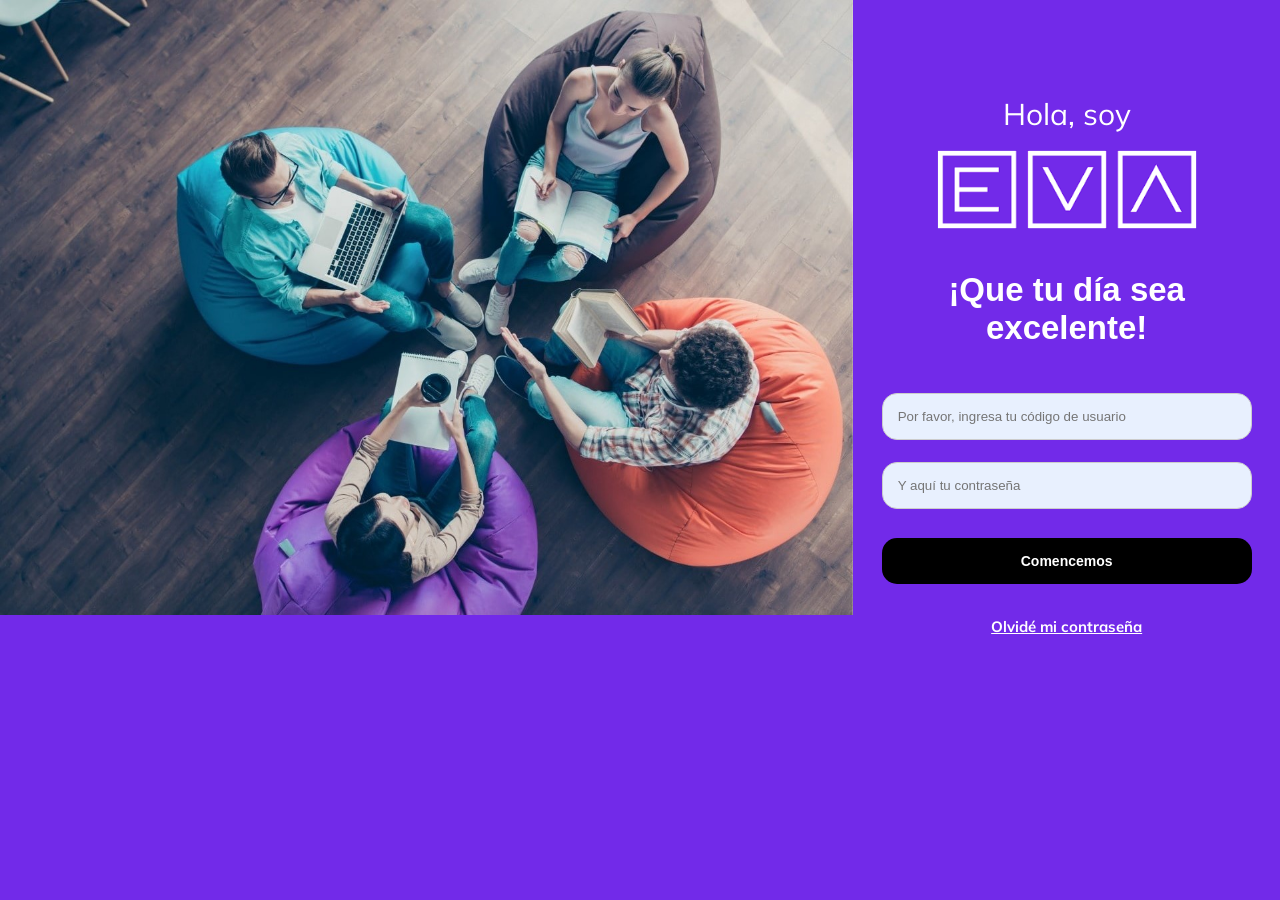
<file: index.html>
<!DOCTYPE html>
<html lang="en">

<head>
    <meta charset="UTF-8">
    <meta name="viewport" content="width=device-width, initial-scale=1.0">
    <title>Inicio Sesion</title>
    <link rel="stylesheet" href="css/styles.css">
    <link rel="preconnect" href="https://fonts.googleapis.com">
    <link rel="preconnect" href="https://fonts.gstatic.com" crossorigin>
    <link href="https://fonts.googleapis.com/css2?family=Mulish:ital,wght@0,200..1000;1,200..1000&display=swap"
        rel="stylesheet">
</head>

<body>
    <div class="container">
        <img src="img/banner-idat.jpg" alt="banner-idat" class="banner">
        <div class="content">
            <div class="content">
                <p class="white-text" id="saludo">Hola, soy</p>
                <img src="img/logo-eva.png" alt="EVA" class="logo">
                <p class="white-text bold" id="text-menu">¡Que tu día sea <br>excelente!</p>
                <input type="text" placeholder="Por favor, ingresa tu código de usuario" class="input-text">
                <input type="password" placeholder="Y aquí tu contraseña" class="input-text">
                <a href="menu/index.html" class="btn">Comencemos</a>
                <a href="password.html" class="forgot-password bold">Olvidé mi contraseña</a>
            </div>
        </div>
</body>

</html>
</file>
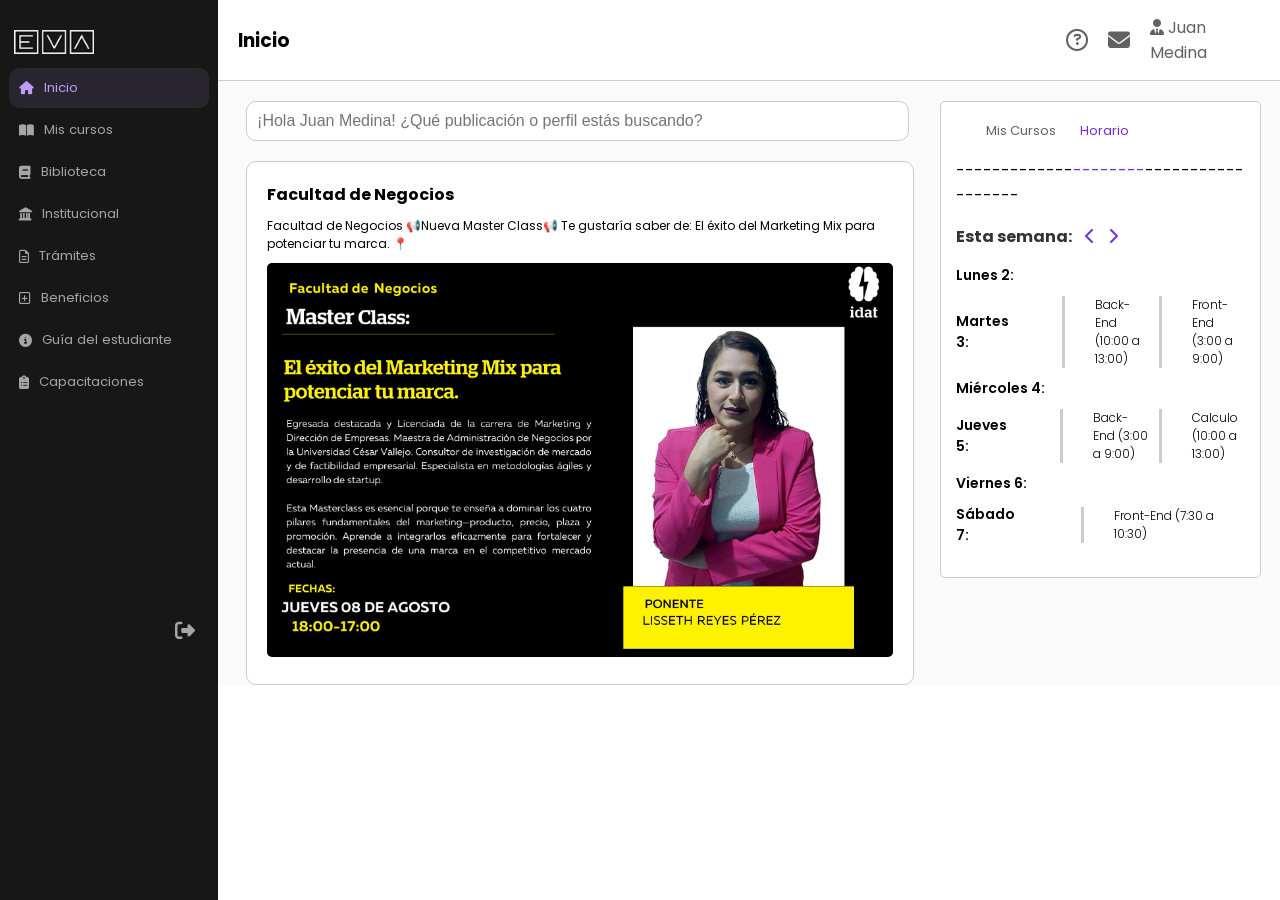
<file: menu/index.html>
<!DOCTYPE html>
<html lang="en">

<head>
    <meta charset="UTF-8">
    <meta name="viewport" content="width=device-width, initial-scale=1.0">
    <title>Menu</title>
    <link rel="stylesheet" href="css/styles.css">
    <link rel="stylesheet" href="https://cdnjs.cloudflare.com/ajax/libs/font-awesome/6.6.0/css/all.min.css">
</head>

<body>
    <header>
        <button class="menu-toggle">
            <i class="fa-solid fa-bars"></i> <!-- Using FontAwesome bars icon for menu toggle -->
        </button>
        <div class="logo">
            <img src="img/logo-eva.png" alt="Logo" width="80">
        </div>
        <nav class="nav-menu">
            <a href="index.html" class="nav-link special-link"><i class="fa-solid fa-house"></i> <span>Inicio</span></a>
            <a href="#mis-cursos" class="nav-link"><i class="fa-solid fa-book-open"></i> <span>Mis cursos</span></a>
            <a href="#biblioteca" class="nav-link"><i class="fa-solid fa-book"></i> <span>Biblioteca</span></a>
            <a href="table.html" class="nav-link"><i class="fa-solid fa-landmark"></i> <span>Institucional</span></a>
            <a href="#tramites" class="nav-link"><i class="fa-regular fa-file-lines"></i> <span>Trámites</span></a>
            <a href="#beneficios" class="nav-link"><i class="fa-regular fa-square-plus"></i> <span>Beneficios</span></a>
            <a href="regulation.html" class="nav-link"><i class="fa-solid fa-circle-info"></i> <span>Guía del estudiante</span></a>
            <a href="training.html" class="nav-link"><i class="fa-solid fa-clipboard-list"></i><span>Capacitaciones</span></a>
            <a href="../index.html" class="nav-link logout"><i class="fa-solid fa-right-from-bracket"></i></a>
        </nav>
    </header>
    <main>
        <div class="mini-header">
            <h3>Inicio</h3>
            <a href="#" class="main-link"><i class="fa-regular fa-circle-question"></i></a>
            <a href="#" class="main-link"><i class="fa-solid fa-envelope"></i></a>
            <a href="#" class="main-link user"><i class="fa-solid fa-user-tie"></i> Juan Medina</a>
        </div>
        <div class="content-main">
            <div class="left-content">
                <div class="search-box">
                    <input type="text" placeholder="¡Hola Juan Medina! ¿Qué publicación o perfil estás buscando?">
                </div>
                <div class="post-card">
                    <h4>Facultad de Negocios</h4>
                    <p>Facultad de Negocios 📢Nueva Master Class📢 Te gustaría saber de: El éxito del Marketing Mix para
                        potenciar tu marca. 📍</p>
                    <img class="public" src="img/public-1.png" alt="Imagen de la publicación">
                </div>
            </div>
            <div class="right-content">
                <div class="schedule">
                    <div class="header-schedule">
                        <a href="#">Mis Cursos</a>
                        <a href="#" class="special">Horario</a>
                    </div>
                    <p>-------------<span>--------</span>------------------</p>
                    <h4>Esta semana: <i class="fa-solid fa-chevron-left icon"></i> <i class="fa-solid fa-chevron-right icon"></i></h4>
                    <ul id="schedule-list">
                        
                    </ul>
                </div>
            </div>
        </div>
    </main>
    <script src="js/script.js"></script>
    <script src="js/dataset.js"></script>
</body>

</html>
</file>
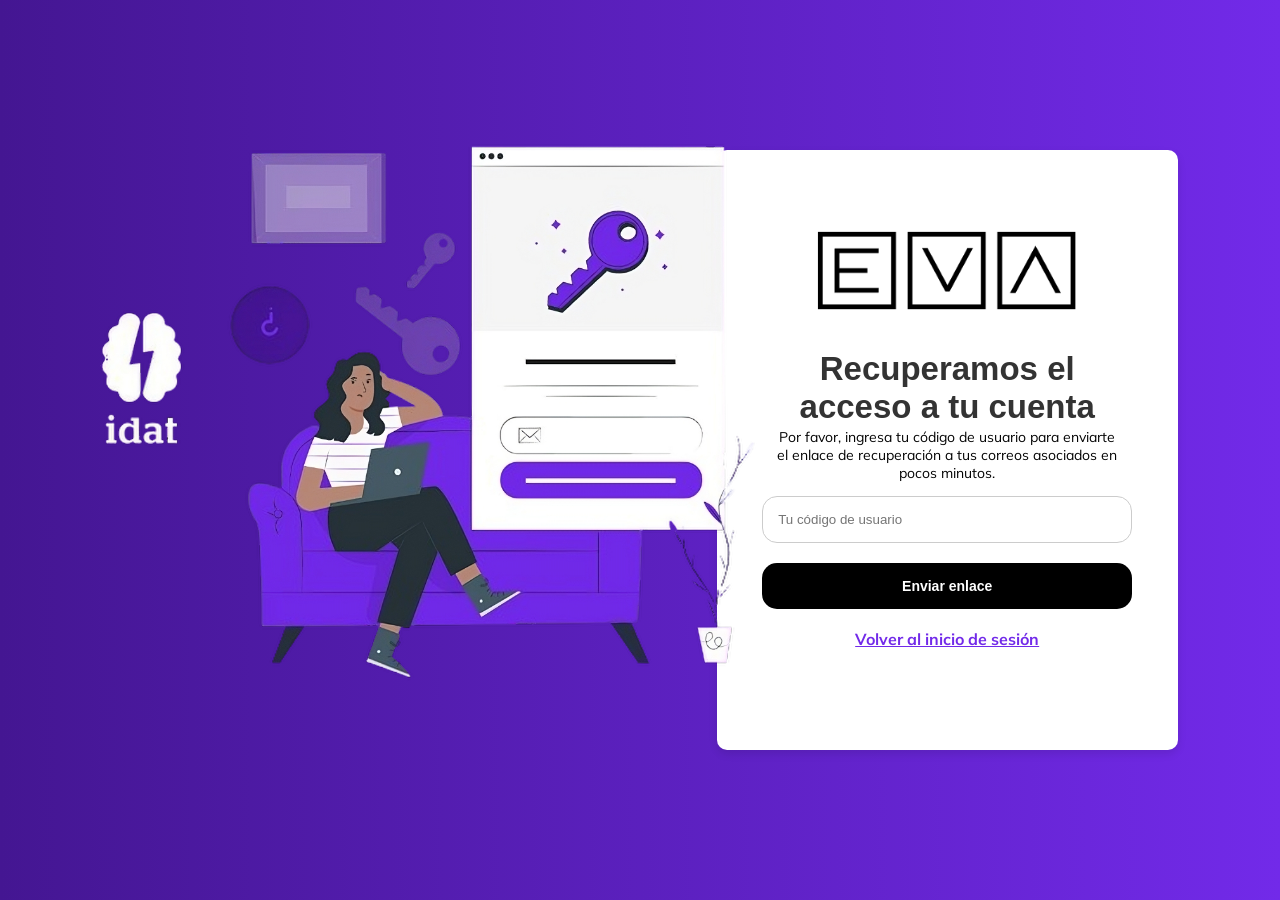
<file: password.html>
<!DOCTYPE html>
<html lang="en">
<head>
    <meta charset="UTF-8">
    <meta name="viewport" content="width=device-width, initial-scale=1.0">
    <title>Inicio Sesion</title>
    <link rel="stylesheet" href="css/styles-pass.css">
    <link rel="preconnect" href="https://fonts.googleapis.com">
    <link rel="preconnect" href="https://fonts.gstatic.com" crossorigin>
    <link href="https://fonts.googleapis.com/css2?family=Mulish:ital,wght@0,200..1000;1,200..1000&display=swap"
        rel="stylesheet">
</head>
<body>
    <div class="container">
        <img src="img/forgot-password.png" alt="forgot-password" class="left-image">
        <div class="right-panel">
            <img src="img/logo-eva-white.png" alt="logo-eva-white" class="logo">
            <h1>Recuperamos el<br>acceso a tu cuenta</h1>
            <p>Por favor, ingresa tu código de usuario para enviarte<br>el enlace de recuperación a tus correos asociados en<br>pocos minutos.</p>
            <input type="text" placeholder="Tu código de usuario" class="input-text">
            <a href="#" class="btn">Enviar enlace</a>
            <a href="index.html" class="back-link">Volver al inicio de sesión</a>
        </div>
    </div>
</body>
</html>
</file>
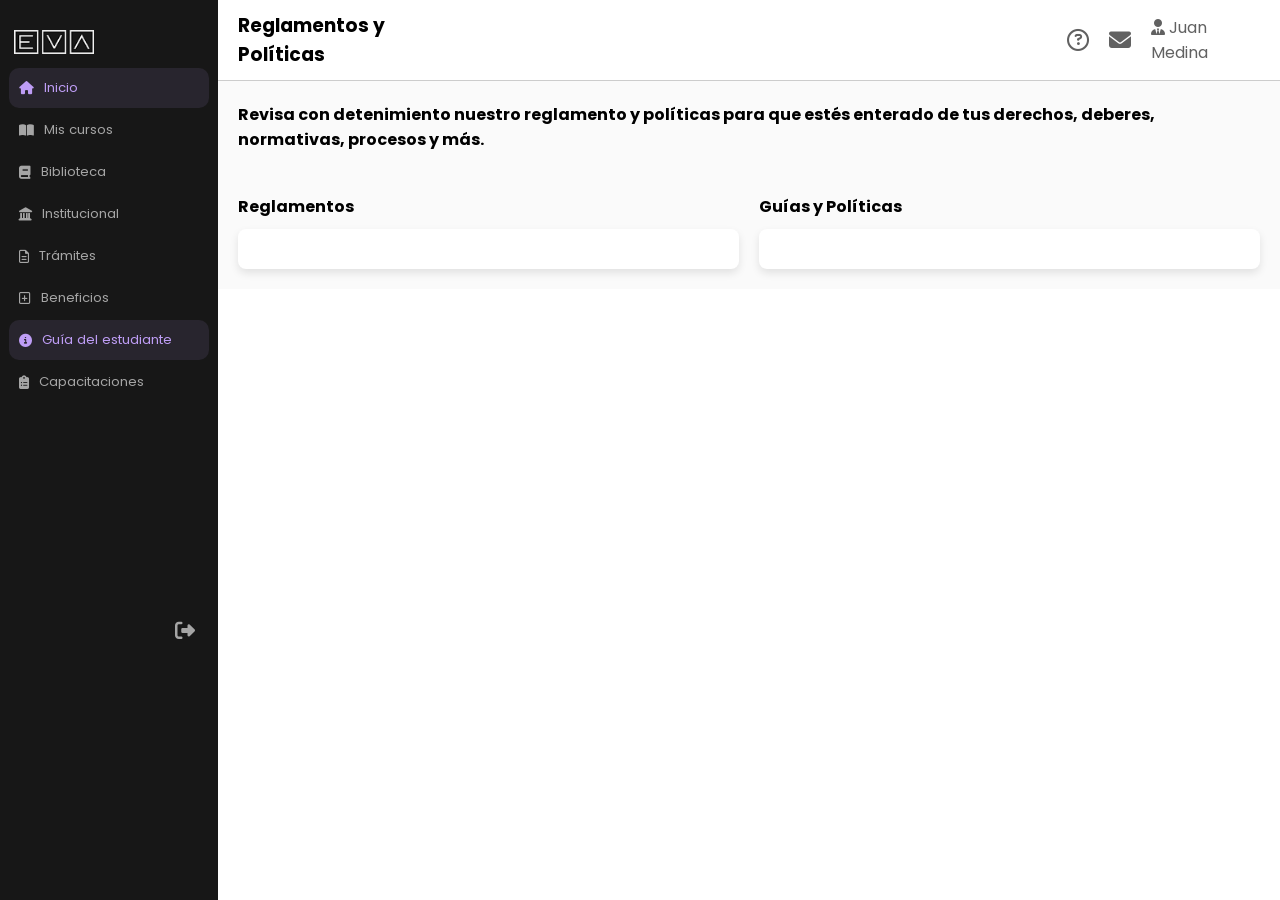
<file: menu/regulation.html>
<!DOCTYPE html>
<html lang="en">

<head>
    <meta charset="UTF-8">
    <meta name="viewport" content="width=device-width, initial-scale=1.0">
    <title>Menu</title>
    <link rel="stylesheet" href="css/styles-regulation.css">
    <link rel="stylesheet" href="https://cdnjs.cloudflare.com/ajax/libs/font-awesome/6.6.0/css/all.min.css">
</head>

<body>
    <header>
        <div class="logo">
            <img src="img/logo-eva.png" alt="Logo" width="80">
        </div>
        <nav>
            <a href="index.html" class="nav-link special-link"><i class="fa-solid fa-house"></i> <span>Inicio</span></a>
            <a href="#mis-cursos" class="nav-link"><i class="fa-solid fa-book-open"></i> <span>Mis cursos</span></a>
            <a href="#biblioteca" class="nav-link"><i class="fa-solid fa-book"></i> <span>Biblioteca</span></a>
            <a href="table.html" class="nav-link"><i class="fa-solid fa-landmark"></i>
                <span>Institucional</span></a>
            <a href="#tramites" class="nav-link"><i class="fa-regular fa-file-lines"></i> <span>Trámites</span></a>
            <a href="#beneficios" class="nav-link"><i class="fa-regular fa-square-plus"></i> <span>Beneficios</span></a>
            <a href="regulation.html" class="nav-link  special-link"><i class="fa-solid fa-circle-info"></i> <span>Guía
                    del
                    estudiante</span></a>
            <a href="training.html" class="nav-link"><i class="fa-solid fa-clipboard-list"></i>
                <span>Capacitaciones</span></a>
            <a href="../index.html" class="nav-link logout"><i class="fa-solid fa-right-from-bracket"></i></a>
        </nav>
    </header>
    <main>
        <div class="mini-header">
            <h3>Reglamentos y Políticas</h3>
            <a href="#" class="main-link"><i class="fa-regular fa-circle-question"></i></a>
            <a href="#" class="main-link"><i class="fa-solid fa-envelope"></i></a>
            <a href="#" class="main-link user"><i class="fa-solid fa-user-tie"></i> Juan Medina</a>
        </div>
        <div class="content-main">
            <h4>Revisa con detenimiento nuestro reglamento y políticas para que estés enterado de tus derechos, deberes,
                normativas, procesos y más.</h4>
            <div class="content-rules">
                <div class="column" id="reglamentos-section">
                    <h4>Reglamentos</h4>
                    <div class="content-card" id="reglamentos-container"></div>
                </div>
                <div class="column">
                    <h4>Guías y Políticas</h4>
                    <div class="content-card" id="guias-container"></div>
                </div>
            </div>
        </div>
    </main>

    <script src="js/regulation.js"></script>
</body>

</html>
</file>
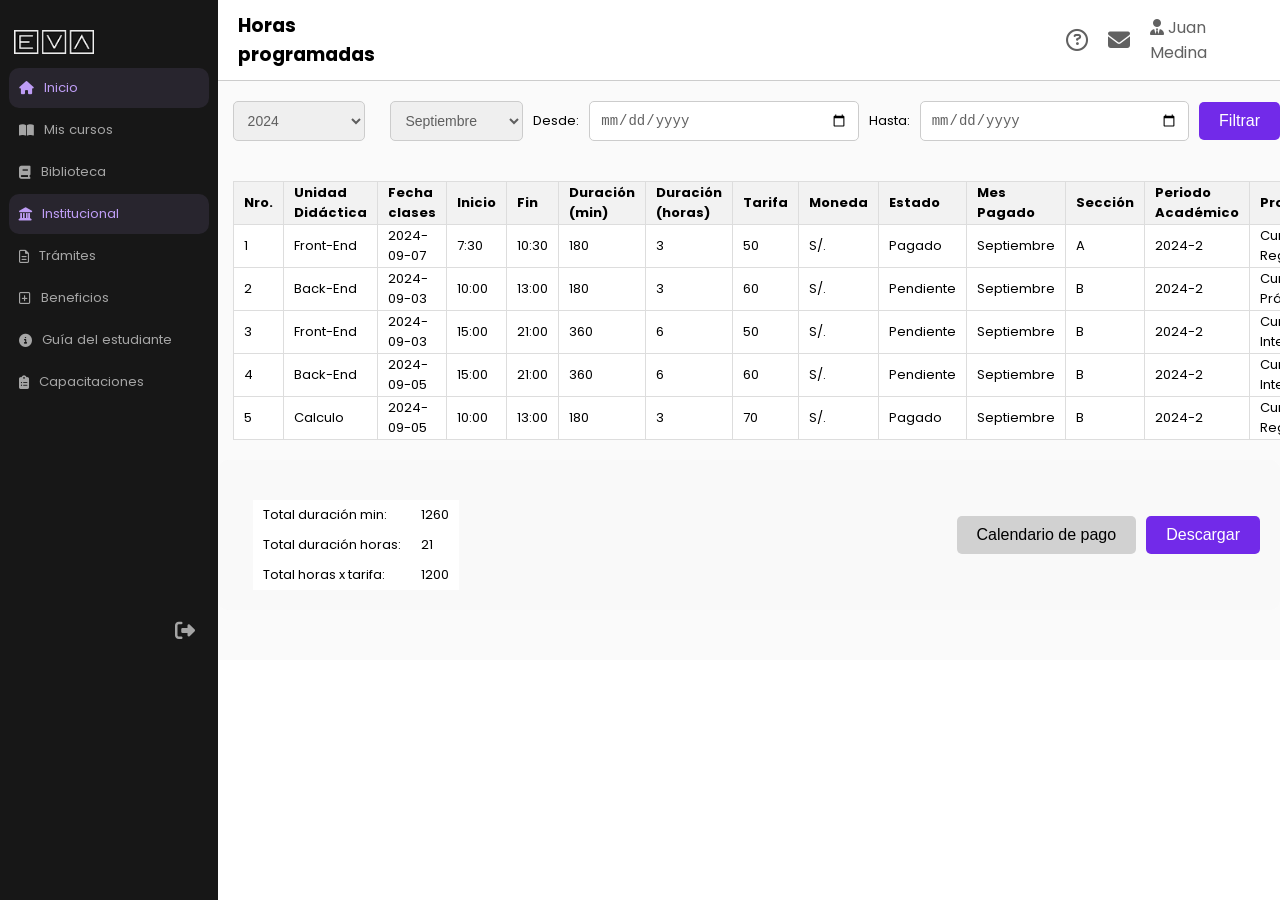
<file: menu/table.html>
<!DOCTYPE html>
<html lang="en">

<head>
    <meta charset="UTF-8">
    <meta name="viewport" content="width=device-width, initial-scale=1.0">
    <title>Menu</title>
    <link rel="stylesheet" href="css/styles-table.css">
    <link rel="stylesheet" href="https://cdnjs.cloudflare.com/ajax/libs/font-awesome/6.6.0/css/all.min.css">
</head>

<body>
    <header>
        <div class="logo">
            <img src="img/logo-eva.png" alt="Logo" width="80">
        </div>
        <nav>
            <a href="index.html" class="nav-link special-link"><i class="fa-solid fa-house"></i> <span>Inicio</span></a>
            <a href="#mis-cursos" class="nav-link"><i class="fa-solid fa-book-open"></i> <span>Mis cursos</span></a>
            <a href="#biblioteca" class="nav-link"><i class="fa-solid fa-book"></i> <span>Biblioteca</span></a>
            <a href="table.html" class="nav-link special-link"><i class="fa-solid fa-landmark"></i>
                <span>Institucional</span></a>
            <a href="#tramites" class="nav-link"><i class="fa-regular fa-file-lines"></i> <span>Trámites</span></a>
            <a href="#beneficios" class="nav-link"><i class="fa-regular fa-square-plus"></i> <span>Beneficios</span></a>
            <a href="regulation.html" class="nav-link"><i class="fa-solid fa-circle-info"></i> <span>Guía del
                    estudiante</span></a>
            <a href="training.html" class="nav-link"><i class="fa-solid fa-clipboard-list"></i>
                <span>Capacitaciones</span></a>
            <a href="../index.html" class="nav-link logout"><i class="fa-solid fa-right-from-bracket"></i></a>
        </nav>
    </header>
    <main>
        <div class="mini-header">
            <h3>Horas programadas</h3>
            <a href="#" class="main-link"><i class="fa-regular fa-circle-question"></i></a>
            <a href="#" class="main-link"><i class="fa-solid fa-envelope"></i></a>
            <a href="#" class="main-link user"><i class="fa-solid fa-user-tie"></i> Juan Medina</a>
        </div>
        <div class="content-main">
            <div class="filters">
                <select id="select-year" class="select-01">
                    <option value="2020">2020</option>
                    <option value="2021">2021</option>
                    <option value="2022">2022</option>
                    <option value="2023">2023</option>
                    <option value="2024" selected>2024</option>
                </select>
                <select id="select-month" class="select-01">
                    <option value="enero">Enero</option>
                    <option value="febrero">Febrero</option>
                    <option value="marzo">Marzo</option>
                    <option value="abril">Abril</option>
                    <option value="mayo">Mayo</option>
                    <option value="junio">Junio</option>
                    <option value="julio">Julio</option>
                    <option value="agosto">Agosto</option>
                    <option value="septiembre" selected>Septiembre</option>
                    <option value="octubre">Octubre</option>
                    <option value="noviembre">Noviembre</option>
                    <option value="diciembre">Diciembre</option>
                </select>
                <span>Desde:</span>
                <input id="start-date" class="select-02" type="date">
                <span>Hasta:</span>
                <input id="end-date" class="select-02" type="date">
                <button id="filter-button">Filtrar</button>
            </div>
            <div>
                <table>
                    <thead>
                        <tr>
                            <th>Nro.</th>
                            <th>Unidad Didáctica</th>
                            <th>Fecha clases</th>
                            <th>Inicio</th>
                            <th>Fin</th>
                            <th>Duración (min)</th>
                            <th>Duración (horas)</th>
                            <th>Tarifa</th>
                            <th>Moneda</th>
                            <th>Estado</th>
                            <th>Mes Pagado</th>
                            <th>Sección</th>
                            <th>Periodo Académico</th>
                            <th>Producto</th>
                        </tr>
                    </thead>
                    <tbody>
                        <!-- Las filas se llenarán dinámicamente con JavaScript -->
                    </tbody>
                </table>
            </div>
            <div class="summary-actions">
                <table class="summary-table">
                    <tr>
                        <td>Total duración min:</td>
                        <td id="total-min">0</td>
                    </tr>
                    <tr>
                        <td>Total duración horas:</td>
                        <td id="total-hours">0</td>
                    </tr>
                    <tr>
                        <td>Total horas x tarifa:</td>
                        <td id="total-tariff">0</td>
                    </tr>
                </table>
                <div class="actions">
                    <button class="btn-actions calender">Calendario de pago</button>
                    <button class="btn-actions">Descargar</button>
                </div>
            </div>
        </div>
        <script src="js/table.js"></script>
    </main>

</body>

</html>
</file>
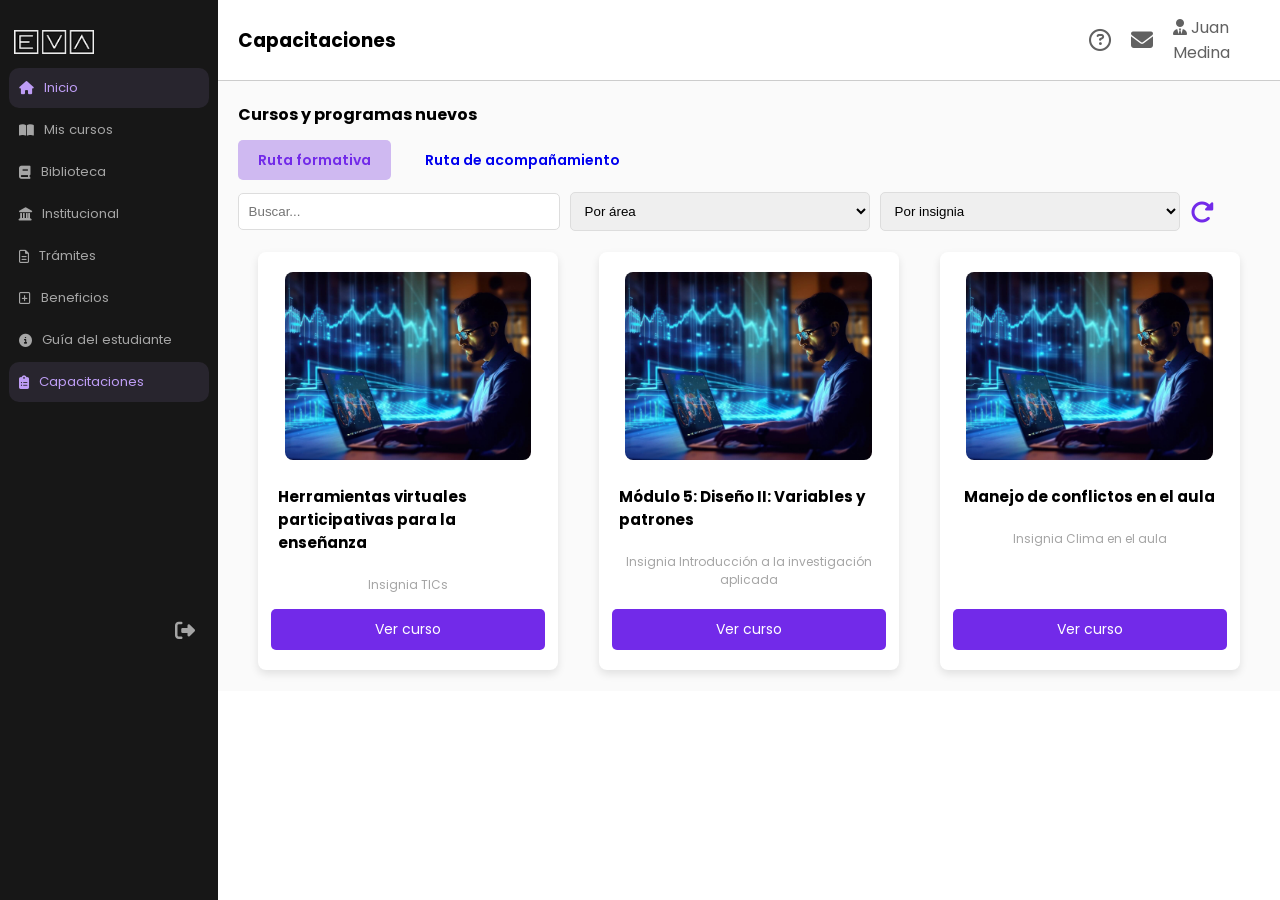
<file: menu/training.html>
<!DOCTYPE html>
<html lang="en">

<head>
    <meta charset="UTF-8">
    <meta name="viewport" content="width=device-width, initial-scale=1.0">
    <title>Menu</title>
    <link rel="stylesheet" href="css/styles-training.css">
    <link rel="stylesheet" href="https://cdnjs.cloudflare.com/ajax/libs/font-awesome/6.6.0/css/all.min.css">
</head>

<body>
    <header>
        <div class="logo">
            <img src="img/logo-eva.png" alt="Logo" width="80">
        </div>
        <nav>
            <a href="index.html" class="nav-link special-link"><i class="fa-solid fa-house"></i> <span>Inicio</span></a>
            <a href="#mis-cursos" class="nav-link"><i class="fa-solid fa-book-open"></i> <span>Mis cursos</span></a>
            <a href="#biblioteca" class="nav-link"><i class="fa-solid fa-book"></i> <span>Biblioteca</span></a>
            <a href="table.html" class="nav-link"><i class="fa-solid fa-landmark"></i>
                <span>Institucional</span></a>
            <a href="#tramites" class="nav-link"><i class="fa-regular fa-file-lines"></i> <span>Trámites</span></a>
            <a href="#beneficios" class="nav-link"><i class="fa-regular fa-square-plus"></i> <span>Beneficios</span></a>
            <a href="regulation.html" class="nav-link"><i class="fa-solid fa-circle-info"></i> <span>Guía
                    del
                    estudiante</span></a>
            <a href="training.html" class="nav-link  special-link"><i class="fa-solid fa-clipboard-list"></i>
                <span>Capacitaciones</span></a>
            <a href="../index.html" class="nav-link logout"><i class="fa-solid fa-right-from-bracket"></i></a>
        </nav>
    </header>
    <main>
        <div class="mini-header">
            <h3>Capacitaciones</h3>
            <a href="#" class="main-link"><i class="fa-regular fa-circle-question"></i></a>
            <a href="#" class="main-link"><i class="fa-solid fa-envelope"></i></a>
            <a href="#" class="main-link user"><i class="fa-solid fa-user-tie"></i> Juan Medina</a>
        </div>
        <div class="content-main">
            <h4>Cursos y programas nuevos</h4>
            <div class="buttons">
                <a href="#" class="special-button">Ruta formativa</a>
                <a href="#">Ruta de acompañamiento</a>
            </div>
            <div class="inputs">
                <input type="text" placeholder="Buscar...">
                <select>
                    <option value="" disabled selected>Por área</option>
                    <option value="1">Área 1</option>
                    <option value="2">Área 2</option>
                    <option value="3">Área 3</option>
                </select>
                <select>
                    <option value="" disabled selected>Por insignia</option>
                    <option value="Insignia TICs">Insignia TICs</option>
                    <option value="Insignia Introducción a la investigación aplicada">Insignia Introducción a la investigación aplicada</option>
                    <option value="Insignia Clima en el aula">Insignia Clima en el aula</option>
                </select>
                <i class="fa-solid fa-rotate-right"></i>
            </div>
            <div class="courses">
                
            </div>
        </div>        
    </main>

    <script src="js/training.js"></script>
</body>

</html>
</file>
<file: css/styles.css>
body {
    background-color: #722AE9;
    font-family: Arial, sans-serif;
    margin: 0;
    padding: 0;
    overflow: hidden;
}

.container {
    display: grid;
    grid-template-columns: 1fr;
    min-height: 100vh;
}

@media (min-width: 1280px) {
    .container {
        grid-template-columns: 2fr 1fr;
    }
}

.banner {
    width: 100%;
    height: auto;
}

.content {
    display: flex;
    flex-direction: column;
    align-items: center;
    color: white;
}

.white-text {
    color: white;
}

#saludo {
    font-size: 30px;
    margin-bottom: 17px;
    margin-top: 95px;
    font-family: "Mulish", sans-serif;
}

#text-menu {
    margin-top: 42px;
    margin-bottom: 35px;
    font-size: 33px;
    text-align: center;
}

.bold {
    font-weight: bold;
}

.logo {
    max-width: 260px;
    height: auto;
}

.input-text {
    width: 370px;
    max-width: 400px;
    padding: 15px;
    margin: 11px;
    border: 1px solid #ccc;
    background-color: #E8F0FE;
    border-radius: 15px;
    box-sizing: border-box;
}

.btn {
    display: inline-block;
    width: 340px;
    max-width: 370px;
    padding: 15px;
    margin: 18px;
    text-align: center;
    text-decoration: none;
    background-color: black;
    color: white;
    border-radius: 15px;
    font-weight: bold;
    font-size: 14px;
}

.forgot-password {
    color: white;
    text-decoration: underline;
    margin-top: 15px;
    font-size: 15px;
    font-family: "Mulish", sans-serif;
}

@media (max-width: 767px) {
    .banner {
        display: none;
    }
    
    .container {
        margin-top: -30px;
        display: flex;
        justify-content: center;
        align-items: center;
        padding: 20px;
    }

    .content {
        width: 100%;
        padding: 20px;
        box-sizing: border-box;
    }

    .input-text, .btn {
        width: 100%;
        max-width: none;
    }
}
</file>
<file: menu/css/styles.css>
@import url('https://fonts.googleapis.com/css2?family=Mulish:ital,wght@0,200..1000;1,200..1000&family=Poppins:ital,wght@0,100;0,200;0,300;0,400;0,500;0,600;0,700;0,800;0,900;1,100;1,200;1,300;1,400;1,500;1,600;1,700;1,800;1,900&display=swap');

body {
    margin: 0;
    font-family: Arial, sans-serif;
}

header {
    width: 17%;
    height: 100vh;
    background-color: #171717;
    color: white;
    position: fixed;
    left: 0;
    top: 0;
    display: flex;
    flex-direction: column;
    align-items: center;
}

.logo {
    margin-top: 30px;
    margin-right: 50%;
}

nav {
    width: 100%;
    display: flex;
    flex-direction: column;
    align-items: center;
    margin-top: 10px;
}

.nav-link {
    width: 83%;
    padding: 10px;
    display: flex;
    align-items: center;
    justify-content: start;
    text-decoration: none;
    color: #a5a5a5;
    font-size: 13.2px;
    font-family: "Poppins", sans-serif;
    margin-bottom: 2px;
}

.nav-link span {
    margin-left: 10px;
}

.nav-link:hover {
    background-color: #484848dc;
    border-radius: 10px;
}

.logout {
    width: auto;
    font-size: 20px;
    margin-left: 70%;
    margin-top: 95%;
}

.special-link {
    background-color: #28252E;
    border-radius: 10px;
    color: #BE9DF5;
}

.special-link:hover {
    background-color: #28252E;
}

.logout:hover {
    background-color: #171717;
}

/*CSS MAIN*/
main {
    margin-left: 17%;
    width: 83%;
    font-family: "Poppins", sans-serif;
    background-color: #FAFAFA;
}

.mini-header {
    display: flex;
    justify-content: space-between;
    align-items: center;
    padding: 5px 20px;
    background-color: #ffffff;
    border-bottom: 1px solid #ccc;
}

.mini-header h3 {
    margin: 0;
    color: #000000;
    padding-right: 75%;
}

.main-link{
    color: #484848dc;
    font-size: 22px;
    padding: 10px;
}
.user{
    color: #484848dc;
    font-size: 16px;
    text-decoration: none;
}
.main-link:hover {
    background-color: #f0f0f0;
    border-radius: 40px;
}
.user:hover {
    background-color: #f0f0f0;
    border-radius: 15px;
}

/*CONTENIDO MAIN*/
.content-main {
    display: flex;
    justify-content: space-between;
    margin-top: 20px;
}
.left-content {
    width: 67%;
}
.right-content {
    width: 32%;
}
.search-box input {
    width: 90%;
    margin-left: 4%;
    padding: 10px;
    font-size: 16px;
    border: 1px solid #ccc;
    border-radius: 10px;
}
.post-card {
    width: 88%;
    margin-left: 4%;
    margin-top: 20px;
    padding: 20px;
    background-color: #fff;
    border: 1px solid #ccc;
    border-radius: 10px;
}
.post-card h4 {
    margin: 0 0 10px 0;
}
.post-card p {
    font-size: 12px;
    margin: 0 0 10px 0;
}
.post-card img {
    width: 100%;
    border-radius: 5px;
}

/*CSS DEL HORARIO*/
.schedule {
    width: 85%;
    padding: 15px;
    background-color: #fff;
    border: 1px solid #ccc;
    border-radius: 5px;
}
.header-schedule{
    margin-left: 30px;
}

.schedule div a {
    text-decoration: none;
    color: #484848dc;
    margin-right: 20px;
    font-size: 13px;
}
.schedule div a.special {
    color: #722AE9;
}
.schedule p span{
    color: #722AE9;
}
.schedule h4 {
    margin: 10px 0;
    color: #333;
}
.schedule ul {
    list-style: none;
    padding: 0;
}
.schedule ul li {
    display: flex;
    align-items: center;
    margin-bottom: 10px;
    font-weight: 600;
    font-size: 14px;
}
.schedule ul li span {
    margin-left: 10px;
    border-left: 3px solid #ccc;
    padding-left: 30px;
    font-weight: 300;
    font-size: 12px;
}
.schedule ul li.has-class span {
    border-color: #00b300;
}
.icon {
    color: #722AE9;
    margin-left: 10px;
}

/*RESPONSIVE CSS*/
.menu-toggle {
    display: none;
    background: none;
    border: none;
    color: white;
    font-size: 24px;
    cursor: pointer;
    margin-top: 20px;
}

@media (max-width: 768px) {
    header {
        width: 100%;
        height: auto;
        position: relative;
        padding: 0 10px;
    }

    .logo {
        margin: 10px auto;
    }

    .nav-menu {
        display: none; 
        width: 100%;
        flex-direction: column;
        align-items: center;
    }

    .nav-menu.active {
        display: flex; 
    }

    .nav-link {
        width: 100%;
        padding: 10px;
        font-size: 14px;
        text-align: center;
    }

    .logout {
        display: none;
    }

    .menu-toggle {
        display: block;
    }
}

@media (min-width: 769px) {
    .nav-menu {
        display: flex; 
        width: 100%;
        flex-direction: column;
        align-items: center;
    }

    .menu-toggle {
        display: none; 
    }
}

@media (max-width: 768px) {
   
    body {
        overflow-x: hidden;
    }

    main {
        margin-left: 0;
        width: 100%;
        box-sizing: border-box; 
    }

    .content-main {
        flex-direction: column;
        margin-top: 10px;
        padding: 0 10px; 
    }

    .left-content, .right-content {
        width: 100%;
        margin-left: 0%;
        box-sizing: border-box; 
    }

    .search-box input {
        width: 100%;
        margin-left: 0;
    }

    .post-card {
        width: 100%;
        margin-left: 0;
    }

    .schedule {
        width: 100%;
        padding: 10px;
    }

    .header-schedule {
        margin-left: 0;
    }

    .schedule div a {
        font-size: 12px;
        margin-right: 10px;
    }

    .schedule ul li {
        font-size: 12px;
    }

    .mini-header {
        padding: 10px 15px; 
    }

    .mini-header h3 {
        padding-right: 0;
        font-size: 18px; 
    }

    .main-link {
        font-size: 18px;
        padding: 8px;
    }

    .user {
        font-size: 14px;
    }
}

.schedule-list {
    list-style: none;
    padding: 0;
    margin: 0;
}

.schedule-list li {
    margin-bottom: 20px;
    padding: 10px;
    border: 1px solid #ddd;
    border-radius: 5px;
    background-color: #f9f9f9;
}

.schedule-list li .day-header {
    font-weight: bold;
    margin-bottom: 5px;
    display: flex;
    justify-content: space-between;
    align-items: center;
}

.schedule-list li .course-item {
    padding: 5px 10px;
    background-color: #e7f3ff;
    border-radius: 4px;
    margin-bottom: 5px;
    display: flex;
    justify-content: space-between;
    align-items: center;
}

.course-name {
    font-weight: 500;
}

.course-time {
    font-size: 0.9em;
    color: #555;
}
</file>
<file: css/styles-pass.css>
body {
    background: linear-gradient(to right, #441692, #722AE9);
    font-family: Arial, sans-serif;
    margin: 0;
    padding: 0;
    overflow: hidden;
    display: flex;
    justify-content: center;
    align-items: center;
    height: 100vh;
}

.container {
    display: flex;
    width: 100%;
    height: 80vh;
    position: relative;
    align-items: center;
}

.left-image {
    position: absolute;
    top: 0;
    bottom: 0;
    height: 610PX;
    object-fit: cover;
    margin-left: 100px;
}

.right-panel {
    background: white;
    border-radius: 10px;
    box-shadow: 0 4px 8px rgba(0, 0, 0, 0.1);
    box-sizing: border-box;
    display: flex;
    flex-direction: column;
    justify-content: center;
    align-items: center;
    text-align: center;
    margin-left: 56%;
    height: 600PX;
    width: 36%;
}

.logo {
    width: 260px;
    margin-top: -50px;
}

h1 {
    margin-top: 40px;
    font-size: 33px;
    color: #333;
}

p {
    margin-top: -20px;
    color: #030303;
    font-family: "Mulish", sans-serif;
    font-size: 14px;
}

.input-text {
    width: 370px;
    padding: 15px;
    margin-bottom: 20px;
    border: 1px solid #ccc;
    border-radius: 15px;
    box-sizing: border-box;
}

.btn {
    display: inline-block;
    width: 340px;
    padding: 15px;
    margin-bottom: 20px;
    text-align: center;
    text-decoration: none;
    background-color: #000000;
    color: white;
    border-radius: 15px;
    font-weight: bold;
    font-size: 14px;
}

.back-link {
    color: #722AE9;
    text-decoration: underline;
    margin-bottom: -30px;
    font-family: "Mulish", sans-serif;
    font-weight: bold;
}

@media (max-width: 767px) {
    .left-image {
        display: none;
    }

    .container {
        justify-content: center;
        align-items: center;
    }

    .right-panel {
        margin-left: 0;
        width: 90%;
        height: 700px;
        padding: 20px;
    }

    .input-text,
    .btn {
        width: 100%;
    }
}
</file>
<file: menu/css/styles-regulation.css>
@import url('https://fonts.googleapis.com/css2?family=Mulish:ital,wght@0,200..1000;1,200..1000&family=Poppins:ital,wght@0,100;0,200;0,300;0,400;0,500;0,600;0,700;0,800;0,900;1,100;1,200;1,300;1,400;1,500;1,600;1,700;1,800;1,900&display=swap');

body {
    margin: 0;
    font-family: Arial, sans-serif;
}

header {
    width: 17%;
    height: 100vh;
    background-color: #171717;
    color: white;
    position: fixed;
    left: 0;
    top: 0;
    display: flex;
    flex-direction: column;
    align-items: center;
}

.logo {
    margin-top: 30px;
    margin-right: 50%;
}

nav {
    width: 100%;
    display: flex;
    flex-direction: column;
    align-items: center;
    margin-top: 10px;
}

.nav-link {
    width: 83%;
    padding: 10px;
    display: flex;
    align-items: center;
    justify-content: start;
    text-decoration: none;
    color: #a5a5a5;
    font-size: 13.2px;
    font-family: "Poppins", sans-serif;
    margin-bottom: 2px;
}

.nav-link span {
    margin-left: 10px;
}

.nav-link:hover {
    background-color: #484848dc;
    border-radius: 10px;
}

.logout {
    width: auto;
    font-size: 20px;
    margin-left: 70%;
    margin-top: 95%;
}

.special-link {
    background-color: #28252E;
    border-radius: 10px;
    color: #BE9DF5;
}

.special-link:hover {
    background-color: #28252E;
}

.logout:hover {
    background-color: #171717;
}

/*CSS MAIN*/
main {
    margin-left: 17%;
    width: 83%;
    font-family: "Poppins", sans-serif;
    background-color: #FAFAFA;
}

.mini-header {
    display: flex;
    justify-content: space-between;
    align-items: center;
    padding: 5px 20px;
    background-color: #ffffff;
    border-bottom: 1px solid #ccc;
}

.mini-header h3 {
    margin: 0;
    color: #000000;
    padding-right: 60.5%;
}

.main-link {
    color: #484848dc;
    font-size: 22px;
    padding: 10px;
}

.user {
    color: #484848dc;
    font-size: 16px;
    text-decoration: none;
}

.main-link:hover {
    background-color: #f0f0f0;
    border-radius: 40px;
}

.user:hover {
    background-color: #f0f0f0;
    border-radius: 15px;
}

/*CONTENIDO MAIN*/
.content-main {
    margin: 20px;
}

.content-main h4 {
    margin-bottom: 20px;
    font-family: "Poppins", sans-serif;
}

.content-rules {
    display: grid;
    grid-template-columns: 1fr 1fr;
    grid-gap: 20px;
    font-family: "Poppins", sans-serif;
}

.column {
    display: flex;
    flex-direction: column;
}

.column h4 {
    margin-bottom: 10px;
}

.content-card {
    background: #ffffff;
    padding: 20px;
    border-radius: 8px;
    box-shadow: 0 4px 8px rgba(0, 0, 0, 0.1);
    display: flex;
    flex-direction: column;
    margin-bottom: 20px;
}

.content-card h5 {
    margin-top: 0;
    margin-bottom: 10px;
    font-size: 14px;
}

.content-card p {
    flex-grow: 1;
    margin-bottom: 15px;
    font-size: 10.5px;
}

.content-card a {
    margin-right: 10px;
    color: #722AE9;
    font-size: 12px;
    font-weight: bold;
}

.content-card a:last-child {
    margin-right: 0;
}

.content-card a:hover {
    text-decoration: underline;
}
</file>
<file: menu/css/styles-table.css>
@import url('https://fonts.googleapis.com/css2?family=Mulish:ital,wght@0,200..1000;1,200..1000&family=Poppins:ital,wght@0,100;0,200;0,300;0,400;0,500;0,600;0,700;0,800;0,900;1,100;1,200;1,300;1,400;1,500;1,600;1,700;1,800;1,900&display=swap');

body {
    margin: 0;
    font-family: Arial, sans-serif;
}

header {
    width: 17%;
    height: 100vh;
    background-color: #171717;
    color: white;
    position: fixed;
    left: 0;
    top: 0;
    display: flex;
    flex-direction: column;
    align-items: center;
}

.logo {
    margin-top: 30px;
    margin-right: 50%;
}

nav {
    width: 100%;
    display: flex;
    flex-direction: column;
    align-items: center;
    margin-top: 10px;
}

.nav-link {
    width: 83%;
    padding: 10px;
    display: flex;
    align-items: center;
    justify-content: start;
    text-decoration: none;
    color: #a5a5a5;
    font-size: 13.2px;
    font-family: "Poppins", sans-serif;
    margin-bottom: 2px;
}

.nav-link span {
    margin-left: 10px;
}

.nav-link:hover {
    background-color: #484848dc;
    border-radius: 10px;
}

.logout {
    width: auto;
    font-size: 20px;
    margin-left: 70%;
    margin-top: 95%;
}

.special-link {
    background-color: #28252E;
    border-radius: 10px;
    color: #BE9DF5;
}

.special-link:hover {
    background-color: #28252E;
}

.logout:hover {
    background-color: #171717;
}

/*CSS MAIN*/
main {
    margin-left: 17%;
    width: 83%;
    font-family: "Poppins", sans-serif;
    background-color: #FAFAFA;
}

.mini-header {
    display: flex;
    justify-content: space-between;
    align-items: center;
    padding: 5px 20px;
    background-color: #ffffff;
    border-bottom: 1px solid #ccc;
}

.mini-header h3 {
    margin: 0;
    color: #000000;
    padding-right: 63.3%;
}

.main-link {
    color: #484848dc;
    font-size: 22px;
    padding: 10px;
}

.user {
    color: #484848dc;
    font-size: 16px;
    text-decoration: none;
}

.main-link:hover {
    background-color: #f0f0f0;
    border-radius: 40px;
}

.user:hover {
    background-color: #f0f0f0;
    border-radius: 15px;
}

/*CONTENIDO MAIN*/
.content-main {
    width: 100%;
    display: flex;
    flex-direction: column;
    margin-top: 20px;
}

.filters {
    display: flex;
    align-items: center;
    gap: 10px;
    margin-bottom: 20px;
}

.filters span {
    font-size: 13px;
}

.filters select,
.filters input {
    padding: 10px;
    font-size: 14px;
    color: #484848dc;
    border: 1px solid #ccc;
    border-radius: 5px;
}

.select-01 {
    width: 13%;
    margin-left: 15px;
}

.select-02 {
    width: 24.4%;
}

.filters button {
    padding: 10px 20px;
    font-size: 16px;
    border: none;
    border-radius: 5px;
    background-color: #722AE9;
    color: white;
    cursor: pointer;
}

/*CSS PRIMERA TABLA*/
table {
    margin-left: 15px;
    width: 97%;
    border-collapse: collapse;
    margin-top: 20px;
    font-size: 13px;
}

table th,
table td {
    padding: 1px 10px;
    border: 1px solid #ddd;
    text-align: left;
}

table th {
    background-color: #f2f2f2;
}

table tbody tr:nth-child(even) {
    background-color: #ffffff;
}

table tbody tr:nth-child(odd) {
    background-color: #ffffff;
}

/*CSS SEGUNDA TABLA Y ACCIONES*/
.summary-actions {
    display: flex;
    justify-content: space-between;
    align-items: center;
    background-color: #f9f9f9;
    padding: 20px;
    border-radius: 10px;
    margin-top: 20px;
    margin-bottom: 50px;
}

.summary-table {
    border: none;
    width: auto;
    background-color: #f9f9f9;
}

.summary-table td {
    padding: 5px 10px;
    border: none;
}

.actions {
    display: flex;
    justify-content: flex-end;
    align-items: center;
    gap: 10px;
}

.btn-actions {
    padding: 10px 20px;
    font-size: 16px;
    border: none;
    border-radius: 5px;
    background-color: #722AE9;
    color: white;
    cursor: pointer;
}

.calender {
    color: #000000;
    background-color: #d1d1d1;
}
</file>
<file: menu/css/styles-training.css>
@import url('https://fonts.googleapis.com/css2?family=Mulish:ital,wght@0,200..1000;1,200..1000&family=Poppins:ital,wght@0,100;0,200;0,300;0,400;0,500;0,600;0,700;0,800;0,900;1,100;1,200;1,300;1,400;1,500;1,600;1,700;1,800;1,900&display=swap');

body {
    margin: 0;
    font-family: Arial, sans-serif;
}

header {
    width: 17%;
    height: 100vh;
    background-color: #171717;
    color: white;
    position: fixed;
    left: 0;
    top: 0;
    display: flex;
    flex-direction: column;
    align-items: center;
}

.logo {
    margin-top: 30px;
    margin-right: 50%;
}

nav {
    width: 100%;
    display: flex;
    flex-direction: column;
    align-items: center;
    margin-top: 10px;
}

.nav-link {
    width: 83%;
    padding: 10px;
    display: flex;
    align-items: center;
    justify-content: start;
    text-decoration: none;
    color: #a5a5a5;
    font-size: 13.2px;
    font-family: "Poppins", sans-serif;
    margin-bottom: 2px;
}

.nav-link span {
    margin-left: 10px;
}

.nav-link:hover {
    background-color: #484848dc;
    border-radius: 10px;
}

.logout {
    width: auto;
    font-size: 20px;
    margin-left: 70%;
    margin-top: 95%;
}

.special-link {
    background-color: #28252E;
    border-radius: 10px;
    color: #BE9DF5;
}

.special-link:hover {
    background-color: #28252E;
}

.logout:hover {
    background-color: #171717;
}

/*CSS MAIN*/
main {
    margin-left: 17%;
    width: 83%;
    font-family: "Poppins", sans-serif;
    background-color: #FAFAFA;
}

.mini-header {
    display: flex;
    justify-content: space-between;
    align-items: center;
    padding: 5px 20px;
    background-color: #ffffff;
    border-bottom: 1px solid #ccc;
}

.mini-header h3 {
    margin: 0;
    color: #000000;
    padding-right: 66.8%;
}

.main-link {
    color: #484848dc;
    font-size: 22px;
    padding: 10px;
}

.user {
    color: #484848dc;
    font-size: 16px;
    text-decoration: none;
}

.main-link:hover {
    background-color: #f0f0f0;
    border-radius: 40px;
}

.user:hover {
    background-color: #f0f0f0;
    border-radius: 15px;
}

/*CONTENIDO MAIN*/
.content-main {
    margin: 20px;
    background-color: #FAFAFA;
}

h4 {
    margin-bottom: 20px;
}

.buttons {
    margin-bottom: 20px;
}

.buttons a {
    margin-right: 10px;
    padding: 10px 20px;
    text-decoration: none;
    border-radius: 5px;
    font-weight: 600;
    font-size: 14px;
}

.special-button {
    color: #722AE9;
    background-color: #cfb9f1;
}

.inputs {
    display: flex;
    align-items: center;
}

.inputs input[type="text"] {
    width: 300px;
    padding: 10px;
    margin-right: 10px;
    border: 1px solid #ddd;
    border-radius: 5px;
}

.inputs select {
    width: 300px;
    padding: 10px;
    margin-right: 10px;
    border: 1px solid #ddd;
    border-radius: 5px;
}

.inputs i {
    cursor: pointer;
    font-size: 1.5em;
    color: #722AE9;
}

.courses {
    display: flex;
    justify-content: space-between;
}

.course-card {
    background: #ffffff;
    margin: 2%;
    padding: 20px;
    border-radius: 8px;
    box-shadow: 0 4px 8px rgba(0, 0, 0, 0.1);
    width: 28%;
    display: flex;
    flex-direction: column;
    align-items: center;
}

.course-card img {
    max-width: 95%;
    border-radius: 8px;
    margin-bottom: 15px;
}

.course-card h5 {
    margin: 10px 0;
    font-size: 15px;
}

.course-card p {
    flex-grow: 1;
    text-align: center;
    color: #a5a5a5;
    font-size: 12px;
    margin-bottom: 15px;
}

.course-card .btn {
    width: 90%;
    font-size: 14px;
    text-align: center;
    background-color: #722AE9;
    color: #ffffff;
    padding: 10px 20px;
    text-decoration: none;
    border-radius: 5px;
}

.course-card .btn:hover {
    background-color: #722AE9;
}
</file>
